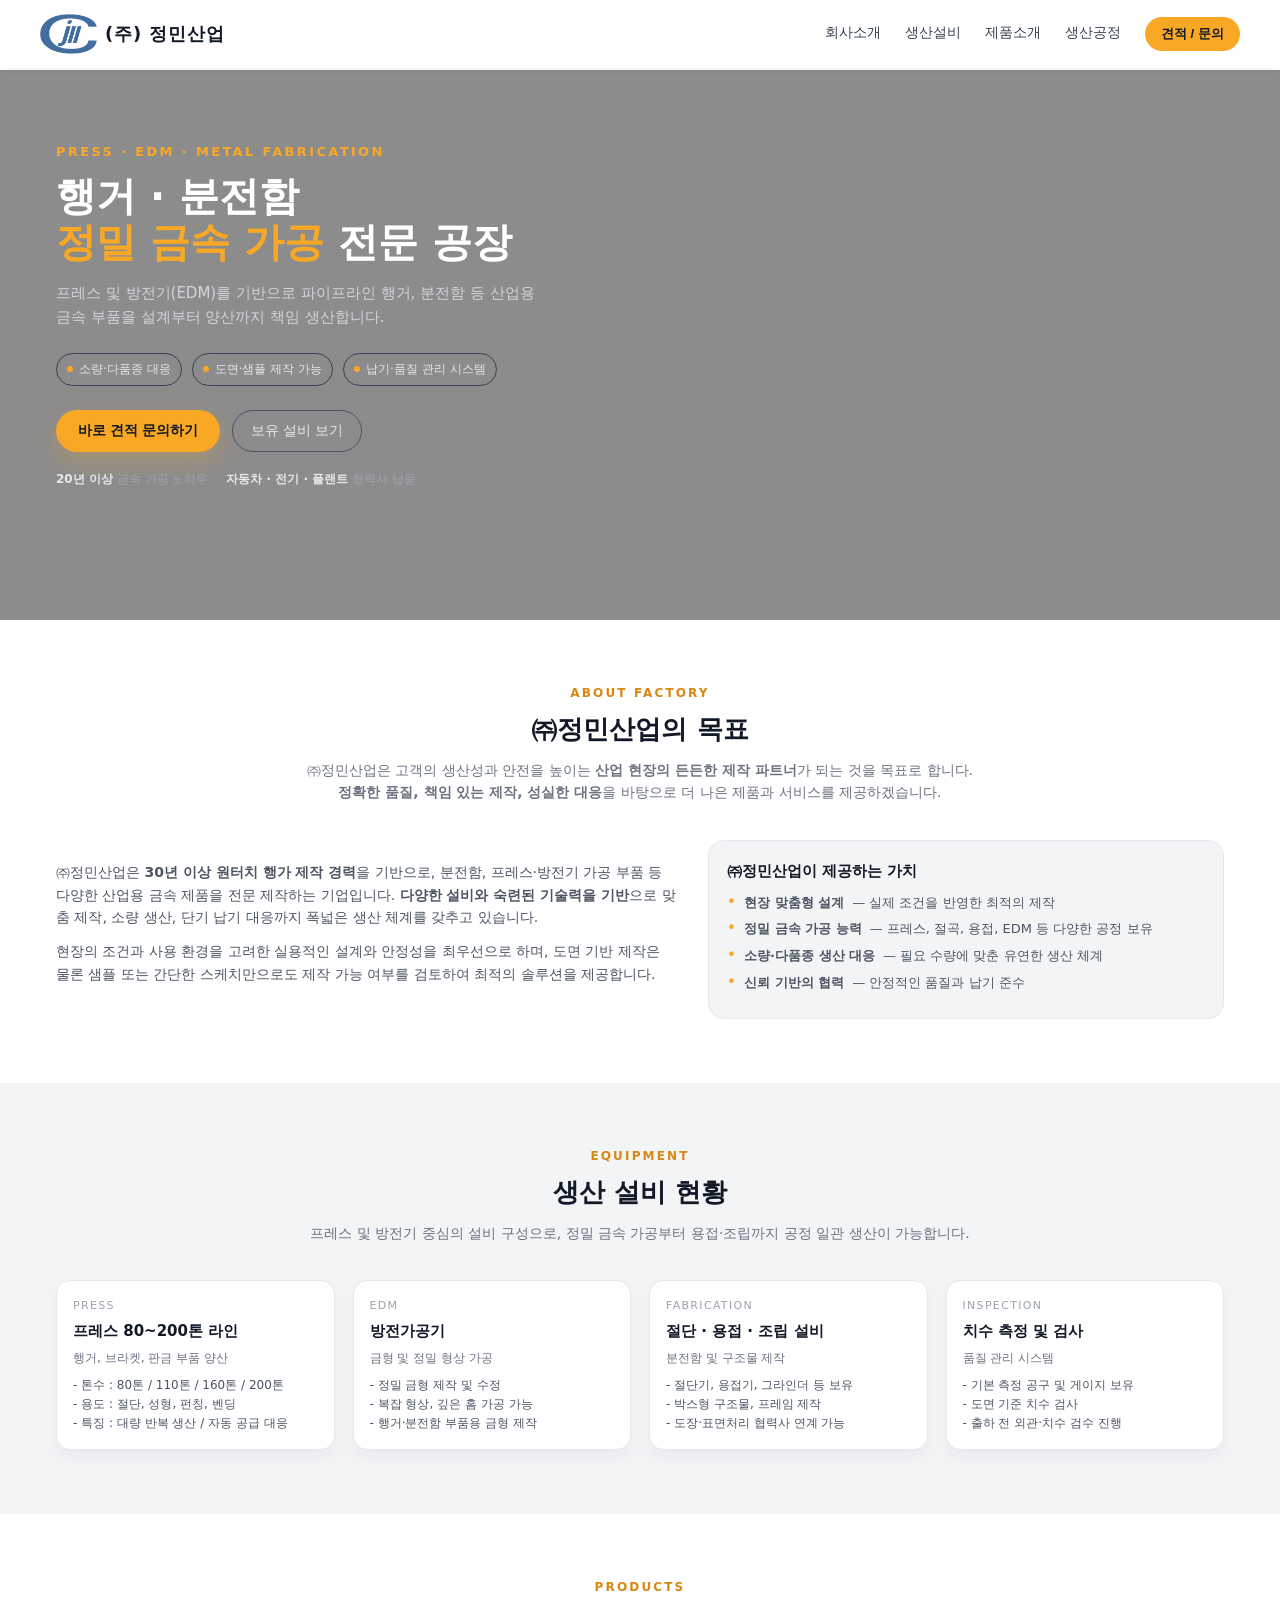
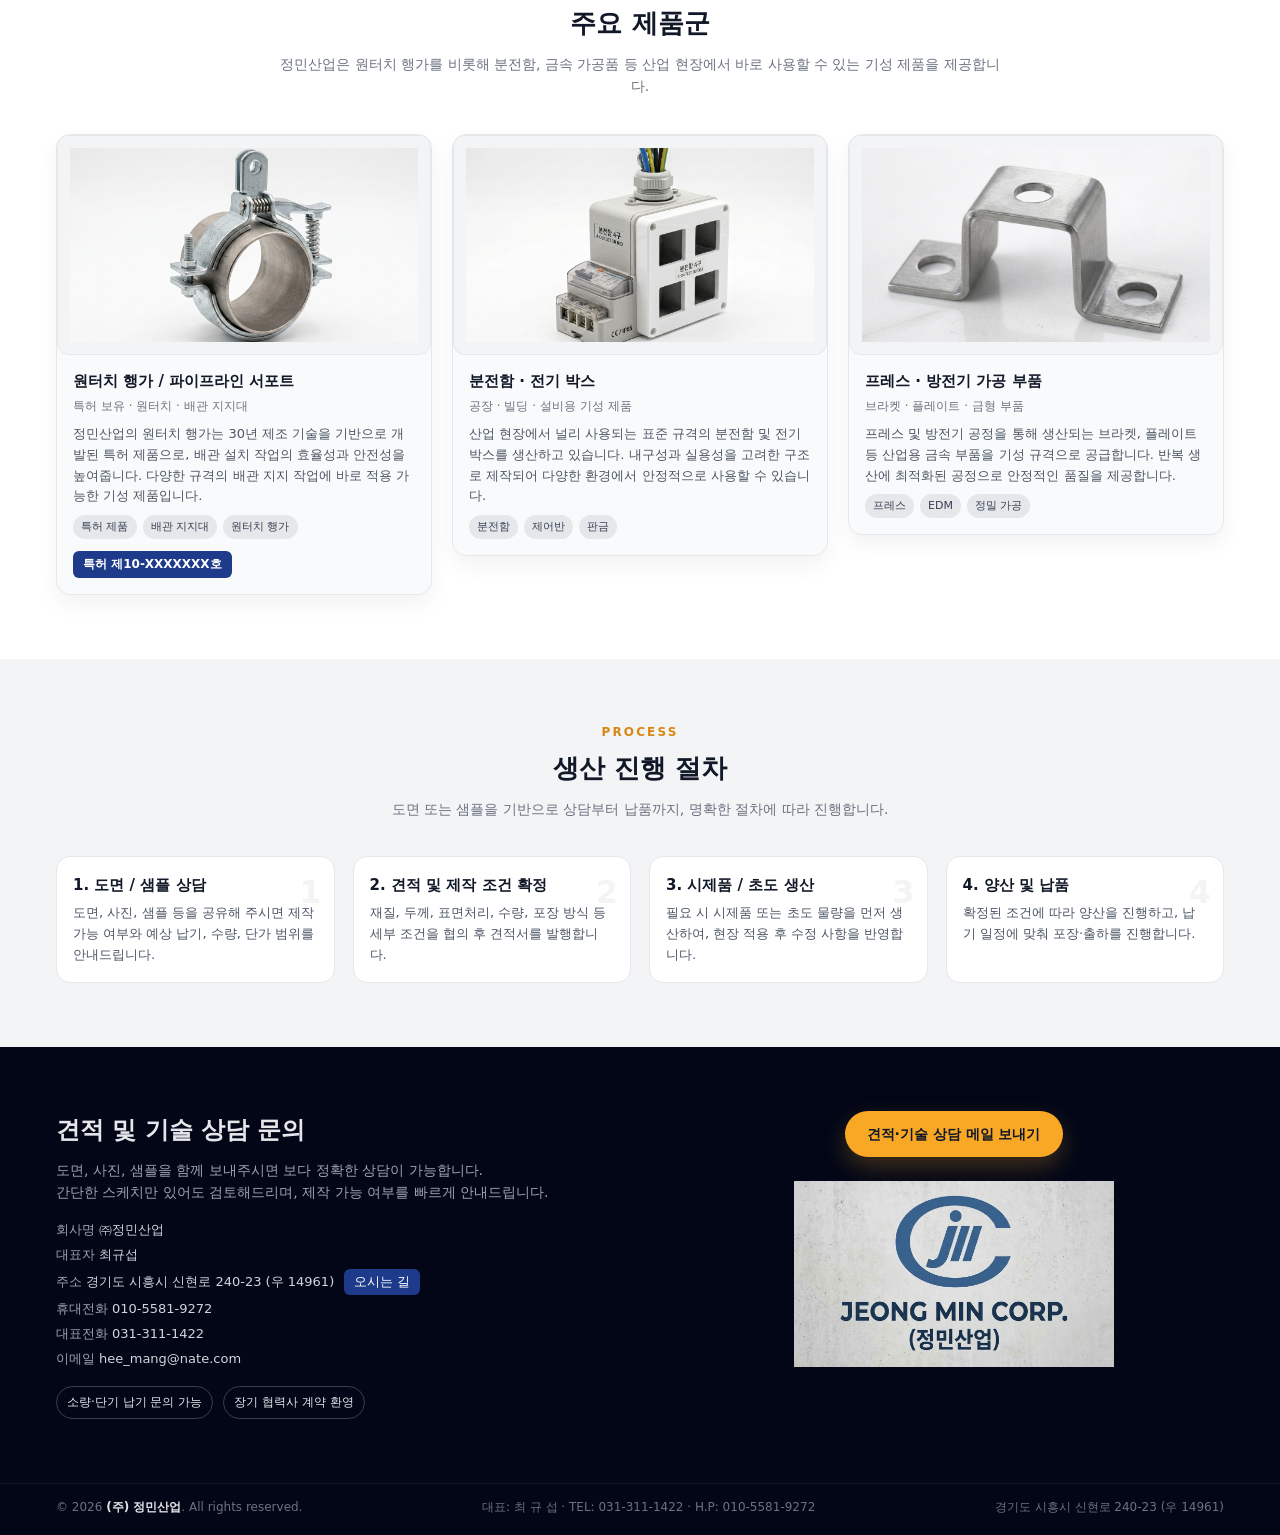
<file: index.html>
<!DOCTYPE html>
<html lang="ko">

<head>
  <meta charset="UTF-8" />
  <title>(주) 정민산업 – 행거 · 분전함 제조 전문 공장</title>
  <meta name="viewport" content="width=device-width, initial-scale=1" />
  <meta name="description" content="행거(파이프라인), 분전함, 프레스 · 방전기 정밀 가공 전문 정민산업" />
  <style>
    :root {
      --primary: #f9a826;
      --primary-dark: #d88710;
      --dark: #111827;
      --dark-soft: #1f2933;
      --gray: #6b7280;
      --light-bg: #f3f4f6;
      --max-width: 1200px;
    }
  </style>
  <link rel="stylesheet" href="css/style.css">
</head>

<body>

  <header>
    <div class="container header-inner">
      <div class="logo">
        <img src="images/jmco_ci.png" alt="정민산업 로고" class="logo-img">
        <span class="logo-text">(주) 정민산업</span>
      </div>
      <nav>
        <a href="#about">회사소개</a>
        <a href="#equipment">생산설비</a>
        <a href="#products">제품소개</a>
        <a href="#process">생산공정</a>
        <button class="nav-cta" onclick="scrollToSection('contact')">견적 / 문의</button>
      </nav>
      <button class="nav-toggle" id="navToggle" aria-label="메뉴 열기">
        <span></span>
      </button>
    </div>
    <div class="container nav-mobile" id="navMobile">
      <a href="#about" onclick="closeMobileNav()">회사소개</a>
      <a href="#equipment" onclick="closeMobileNav()">생산설비</a>
      <a href="#products" onclick="closeMobileNav()">제품소개</a>
      <a href="#process" onclick="closeMobileNav()">생산공정</a>
      <button class="nav-cta" onclick="scrollToSection('contact'); closeMobileNav();">견적 / 문의</button>
    </div>
  </header>

  <main>
    <!-- Hero -->
    <section class="hero">
      <div class="hero-overlay"></div>
      <div class="container hero-inner">
        <div>
          <div class="hero-kicker">PRESS · EDM · METAL FABRICATION</div>
          <h1 class="hero-title">
            행거 · 분전함<br />
            <span>정밀 금속 가공</span> 전문 공장
          </h1>
          <p class="hero-sub">
            프레스 및 방전기(EDM)를 기반으로 파이프라인 행거, 분전함 등
            산업용 금속 부품을 설계부터 양산까지 책임 생산합니다.
          </p>
          <div class="hero-badges">
            <div class="badge"><span class="badge-dot"></span> 소량·다품종 대응</div>
            <div class="badge"><span class="badge-dot"></span> 도면·샘플 제작 가능</div>
            <div class="badge"><span class="badge-dot"></span> 납기·품질 관리 시스템</div>
          </div>
          <div class="hero-actions">
            <button class="btn-primary" onclick="scrollToSection('contact')">
              바로 견적 문의하기
            </button>
            <button class="btn-ghost" onclick="scrollToSection('equipment')">
              보유 설비 보기
            </button>
          </div>
          <div class="hero-meta">
            <div><strong>20년 이상</strong> 금속 가공 노하우</div>
            <div><strong>자동차 · 전기 · 플랜트</strong> 협력사 납품</div>
          </div>
        </div>
        <!--
<div class="hero-visual">
  <div class="hero-card">
    <div class="hero-card-header">
      <div>
        <div class="hero-card-title">공장 외부 & 내부</div>
        <div class="hero-card-sub">실제 작업 환경 사진</div>
      </div>
      <div class="hero-chip">
        <span></span>현장 사진
      </div>
    </div>

    <div class="hero-machines">
      <div class="machine-box" style="padding:0; overflow:hidden;">
        <img 
          src="images/factory-outside.png" 
          alt="공장 외부 사진" 
          style="width:100%; height:100%; object-fit:cover; border-radius:12px;"
        />
      </div>
      <div class="machine-box" style="padding:0; overflow:hidden;">
        <img 
          src="images/factory-inside.png" 
          alt="공장 내부 사진" 
          style="width:100%; height:100%; object-fit:cover; border-radius:12px;"
        />
      </div>
    </div>
  </div>

  <div class="hero-floating"></div>
</div>
-->
      </div>
    </section>

    <!-- About -->
    <section id="about" class="about">
      <div class="container">
        <div class="section-header">
          <div class="section-kicker">ABOUT FACTORY</div>
          <h2 class="section-title">㈜정민산업의 목표</h2>
          <p class="section-sub">
            ㈜정민산업은 고객의 생산성과 안전을 높이는
            <strong>산업 현장의 든든한 제작 파트너</strong>가 되는 것을 목표로 합니다.<br>
            <strong>정확한 품질, 책임 있는 제작, 성실한 대응</strong>을 바탕으로
            더 나은 제품과 서비스를 제공하겠습니다.
          </p>
        </div>
        <div class="about-grid">
          <div class="about-text">
            <p>
              ㈜정민산업은 <strong>30년 이상 원터치 행가 제작 경력</strong>을 기반으로,
              분전함, 프레스·방전기 가공 부품 등 다양한 산업용 금속 제품을 전문 제작하는 기업입니다.
              <strong>다양한 설비와 숙련된 기술력을 기반</strong>으로 맞춤 제작, 소량 생산,
              단기 납기 대응까지 폭넓은 생산 체계를 갖추고 있습니다.
            </p>
            <p>
              현장의 조건과 사용 환경을 고려한 실용적인 설계와 안정성을 최우선으로 하며,
              도면 기반 제작은 물론 샘플 또는 간단한 스케치만으로도
              제작 가능 여부를 검토하여 최적의 솔루션을 제공합니다.
            </p>
          </div>

          <!-- 제공 가치 -->
          <div class="about-card">
            <h3>㈜정민산업이 제공하는 가치</h3>
            <ul class="about-list">
              <li><strong>현장 맞춤형 설계</strong> — 실제 조건을 반영한 최적의 제작</li>
              <li><strong>정밀 금속 가공 능력</strong> — 프레스, 절곡, 용접, EDM 등 다양한 공정 보유</li>
              <li><strong>소량·다품종 생산 대응</strong> — 필요 수량에 맞춘 유연한 생산 체계</li>
              <li><strong>신뢰 기반의 협력</strong> — 안정적인 품질과 납기 준수</li>
            </ul>
          </div>

        </div>

      </div>
    </section>

    <!-- Equipment -->
    <section id="equipment" class="equipment">
      <div class="container">
        <div class="section-header">
          <div class="section-kicker">EQUIPMENT</div>
          <h2 class="section-title">생산 설비 현황</h2>
          <p class="section-sub">
            프레스 및 방전기 중심의 설비 구성으로, 정밀 금속 가공부터 용접·조립까지
            공정 일관 생산이 가능합니다.
          </p>
        </div>

        <div class="equipment-grid">
          <div class="equip-card">
            <div class="equip-tag">PRESS</div>
            <div class="equip-name">프레스 80~200톤 라인</div>
            <div class="equip-meta">행거, 브라켓, 판금 부품 양산</div>
            <div class="equip-spec">
              - 톤수 : 80톤 / 110톤 / 160톤 / 200톤<br />
              - 용도 : 절단, 성형, 펀칭, 벤딩<br />
              - 특징 : 대량 반복 생산 / 자동 공급 대응
            </div>
          </div>

          <div class="equip-card">
            <div class="equip-tag">EDM</div>
            <div class="equip-name">방전가공기</div>
            <div class="equip-meta">금형 및 정밀 형상 가공</div>
            <div class="equip-spec">
              - 정밀 금형 제작 및 수정<br />
              - 복잡 형상, 깊은 홈 가공 가능<br />
              - 행거·분전함 부품용 금형 제작
            </div>
          </div>

          <div class="equip-card">
            <div class="equip-tag">FABRICATION</div>
            <div class="equip-name">절단 · 용접 · 조립 설비</div>
            <div class="equip-meta">분전함 및 구조물 제작</div>
            <div class="equip-spec">
              - 절단기, 용접기, 그라인더 등 보유<br />
              - 박스형 구조물, 프레임 제작<br />
              - 도장·표면처리 협력사 연계 가능
            </div>
          </div>

          <div class="equip-card">
            <div class="equip-tag">INSPECTION</div>
            <div class="equip-name">치수 측정 및 검사</div>
            <div class="equip-meta">품질 관리 시스템</div>
            <div class="equip-spec">
              - 기본 측정 공구 및 게이지 보유<br />
              - 도면 기준 치수 검사<br />
              - 출하 전 외관·치수 검수 진행
            </div>
          </div>
        </div>
      </div>
    </section>

    <!-- Products -->
    <section id="products" class="products">
      <div class="container">
        <div class="section-header">
          <div class="section-kicker">PRODUCTS</div>
          <h2 class="section-title">주요 제품군</h2>
          <p class="section-sub">
            정민산업은 원터치 행가를 비롯해 분전함, 금속 가공품 등
            산업 현장에서 바로 사용할 수 있는 기성 제품을 제공합니다.
          </p>
        </div>

        <div class="product-grid">

          <!-- 제품 1: 행거 -->
          <a href="product-hanger.html" class="product-card-link">
            <div class="product-card">
              <div class="product-image">
                <img src="images/jmco-hanger.png" alt="원터치 행가 제품 이미지" />
              </div>
              <div class="product-body">
                <div class="product-title">원터치 행가 / 파이프라인 서포트</div>
                <div class="product-meta">특허 보유 · 원터치 · 배관 지지대</div>
                <p>
                  정민산업의 원터치 행가는 30년 제조 기술을 기반으로 개발된
                  특허 제품으로, 배관 설치 작업의 효율성과 안전성을 높여줍니다.
                  다양한 규격의 배관 지지 작업에 바로 적용 가능한 기성 제품입니다.
                </p>
                <div class="product-tags">
                  <span class="product-tag">특허 제품</span>
                  <span class="product-tag">배관 지지대</span>
                  <span class="product-tag">원터치 행가</span>
                </div>
                <div class="product-badge">
                  <span class="badge-item">특허 제10-XXXXXXX호</span>
                </div>
              </div>

            </div>
          </a>

          <!-- 제품 2: 분전함 -->
          <a href="product-panel.html" class="product-card-link">
            <div class="product-card">
              <div class="product-image">
                <img src="images/jmco-panel.png" alt="분전함 / 전기 박스 제작 사례" />
              </div>
              <div class="product-body">
                <div class="product-title">분전함 · 전기 박스</div>
                <div class="product-meta">공장 · 빌딩 · 설비용 기성 제품</div>
                <p>
                  산업 현장에서 널리 사용되는 표준 규격의 분전함 및 전기 박스를
                  생산하고 있습니다. 내구성과 실용성을 고려한 구조로 제작되어
                  다양한 환경에서 안정적으로 사용할 수 있습니다.
                </p>
                <div class="product-tags">
                  <span class="product-tag">분전함</span>
                  <span class="product-tag">제어반</span>
                  <span class="product-tag">판금</span>
                </div>
              </div>
            </div>
          </a>

          <!-- 제품 3: 프레스 / 방전기 가공 -->
          <a href="product-bracket.html" class="product-card-link">
            <div class="product-card">
              <div class="product-image">
                <img src="images/jmco-bracket.png" alt="프레스 및 방전기 가공 부품" />
              </div>
              <div class="product-body">
                <div class="product-title">프레스 · 방전기 가공 부품</div>
                <div class="product-meta">브라켓 · 플레이트 · 금형 부품</div>
                <p>
                  프레스 및 방전기 공정을 통해 생산되는 브라켓, 플레이트 등
                  산업용 금속 부품을 기성 규격으로 공급합니다.
                  반복 생산에 최적화된 공정으로 안정적인 품질을 제공합니다.
                </p>
                <div class="product-tags">
                  <span class="product-tag">프레스</span>
                  <span class="product-tag">EDM</span>
                  <span class="product-tag">정밀 가공</span>
                </div>
              </div>
            </div>
          </a>

        </div>
      </div>
    </section>

    <!-- Process -->
    <section id="process" class="process">
      <div class="container">
        <div class="section-header">
          <div class="section-kicker">PROCESS</div>
          <h2 class="section-title">생산 진행 절차</h2>
          <p class="section-sub">
            도면 또는 샘플을 기반으로 상담부터 납품까지, 명확한 절차에 따라
            진행합니다.
          </p>
        </div>

        <div class="process-steps">
          <div class="process-card">
            <div class="process-title">1. 도면 / 샘플 상담</div>
            <div class="process-text">
              도면, 사진, 샘플 등을 공유해 주시면 제작 가능 여부와 예상 납기,
              수량, 단가 범위를 안내드립니다.
            </div>
          </div>
          <div class="process-card">
            <div class="process-title">2. 견적 및 제작 조건 확정</div>
            <div class="process-text">
              재질, 두께, 표면처리, 수량, 포장 방식 등 세부 조건을 협의 후
              견적서를 발행합니다.
            </div>
          </div>
          <div class="process-card">
            <div class="process-title">3. 시제품 / 초도 생산</div>
            <div class="process-text">
              필요 시 시제품 또는 초도 물량을 먼저 생산하여, 현장 적용 후
              수정 사항을 반영합니다.
            </div>
          </div>
          <div class="process-card">
            <div class="process-title">4. 양산 및 납품</div>
            <div class="process-text">
              확정된 조건에 따라 양산을 진행하고, 납기 일정에 맞춰 포장·출하를
              진행합니다.
            </div>
          </div>
        </div>
      </div>
    </section>

    <!-- Contact -->
    <section id="contact" class="contact">
      <div class="container contact-inner">
        <div>
          <h2>견적 및 기술 상담 문의</h2>
          <p>
            도면, 사진, 샘플을 함께 보내주시면 보다 정확한 상담이 가능합니다.<br>간단한 스케치만 있어도 검토해드리며, 제작 가능 여부를 빠르게 안내드립니다.
          </p>
          <div class="contact-info">
            <div><span>회사명</span>㈜정민산업</div>
            <div><span>대표자</span>최규섭</div>
            <div><span>주소</span>경기도 시흥시 신현로 240-23 (우 14961)<button class="map-toggle-btn" onclick="toggleMap()">오시는
                길</button></div>
            <!-- 지도 영역 (초기에는 숨김) -->
            <div id="map-section" class="map-section hidden">
              <iframe
                src="https://www.google.com/maps/embed?pb=!1m18!1m12!1m3!1d3169.3247211932157!2d126.7639084764003!3d37.40579903332801!2m3!1f0!2f0!3f0!3m2!1i1024!2i768!4f13.1!3m3!1m2!1s0x357b7adb8e4aa3ef%3A0x9801eb65fa907700!2z6rK96riw64-EIOyLnO2dpeyLnCDsi6DtmITroZwgMjQwLTIz!5e0!3m2!1sko!2skr!4v1775989541135!5m2!1sko!2skr"
                width="600" height="450" style="border:0;" allowfullscreen="" loading="lazy"
                referrerpolicy="no-referrer-when-downgrade"></iframe>
            </div>
            <div><span>휴대전화</span>010-5581-9272</div>
            <div><span>대표전화</span>031-311-1422</div>
            <div><span>이메일</span>hee_mang@nate.com</div>
          </div>
          <div class="contact-badges">
            <div class="contact-badge">소량·단기 납기 문의 가능</div>
            <div class="contact-badge">장기 협력사 계약 환영</div>
          </div>
        </div>
        <div class="contact-form">
          <a href="mailto:hee_mang@nate.com?subject=홈페이지 문의&body=안녕하세요.%0D%0A홈페이지에서 문의드립니다.%0D%0A%0D%0A이름:%0D%0A연락처:%0D%0A문의 내용:%0D%0A"
            class="btn-primary">
            견적·기술 상담 메일 보내기
          </a>
          <div class="logo-full-wrap">
            <img src="images/fmco_full.png" alt="정민산업 로고" class="logo-full-img">
          </div>
        </div>
      </div>
    </section>
  </main>

  <footer>
    <div class="container footer-inner">
      <span>© 2026 <strong>(주) 정민산업</strong>. All rights reserved.</span>
      <span>대표: 최 규 섭 · TEL: 031-311-1422 · H.P: 010-5581-9272</span>
      <span>경기도 시흥시 신현로 240-23 (우 14961)</span>
    </div>
  </footer>


  <script>
    // 부드러운 스크롤
    function scrollToSection(id) {
      const el = document.getElementById(id);
      if (!el) return;
      window.scrollTo({
        top: el.offsetTop - 80,
        behavior: "smooth",
      });
    }

    // 모바일 네비게이션
    const navToggle = document.getElementById("navToggle");
    const navMobile = document.getElementById("navMobile");

    if (navToggle) {
      navToggle.addEventListener("click", () => {
        const isOpen = navMobile.style.display === "flex";
        navMobile.style.display = isOpen ? "none" : "flex";
      });
    }

    function closeMobileNav() {
      if (navMobile) navMobile.style.display = "none";
    }

    // 폼 제출 (실제 전송 대신 알림)
    function handleSubmit(e) {
      e.preventDefault();
      alert("문의가 작성되었습니다. 실제 전송 기능은 서버 연동 후 구현해 주세요.");
      e.target.reset();
    }

    function toggleMap() {
      const map = document.getElementById("map-section");
      map.classList.toggle("hidden");
    }

    window.addEventListener("scroll", function () {
      const header = document.querySelector(".container");
      if (!header) return; // header 없으면 실행 안 함
      
      if (window.scrollY > 10) {
        header.classList.add("scrolled");
      } else {
        header.classList.remove("scrolled");
      }
    });
  </script>

</body>

</html>
</file>
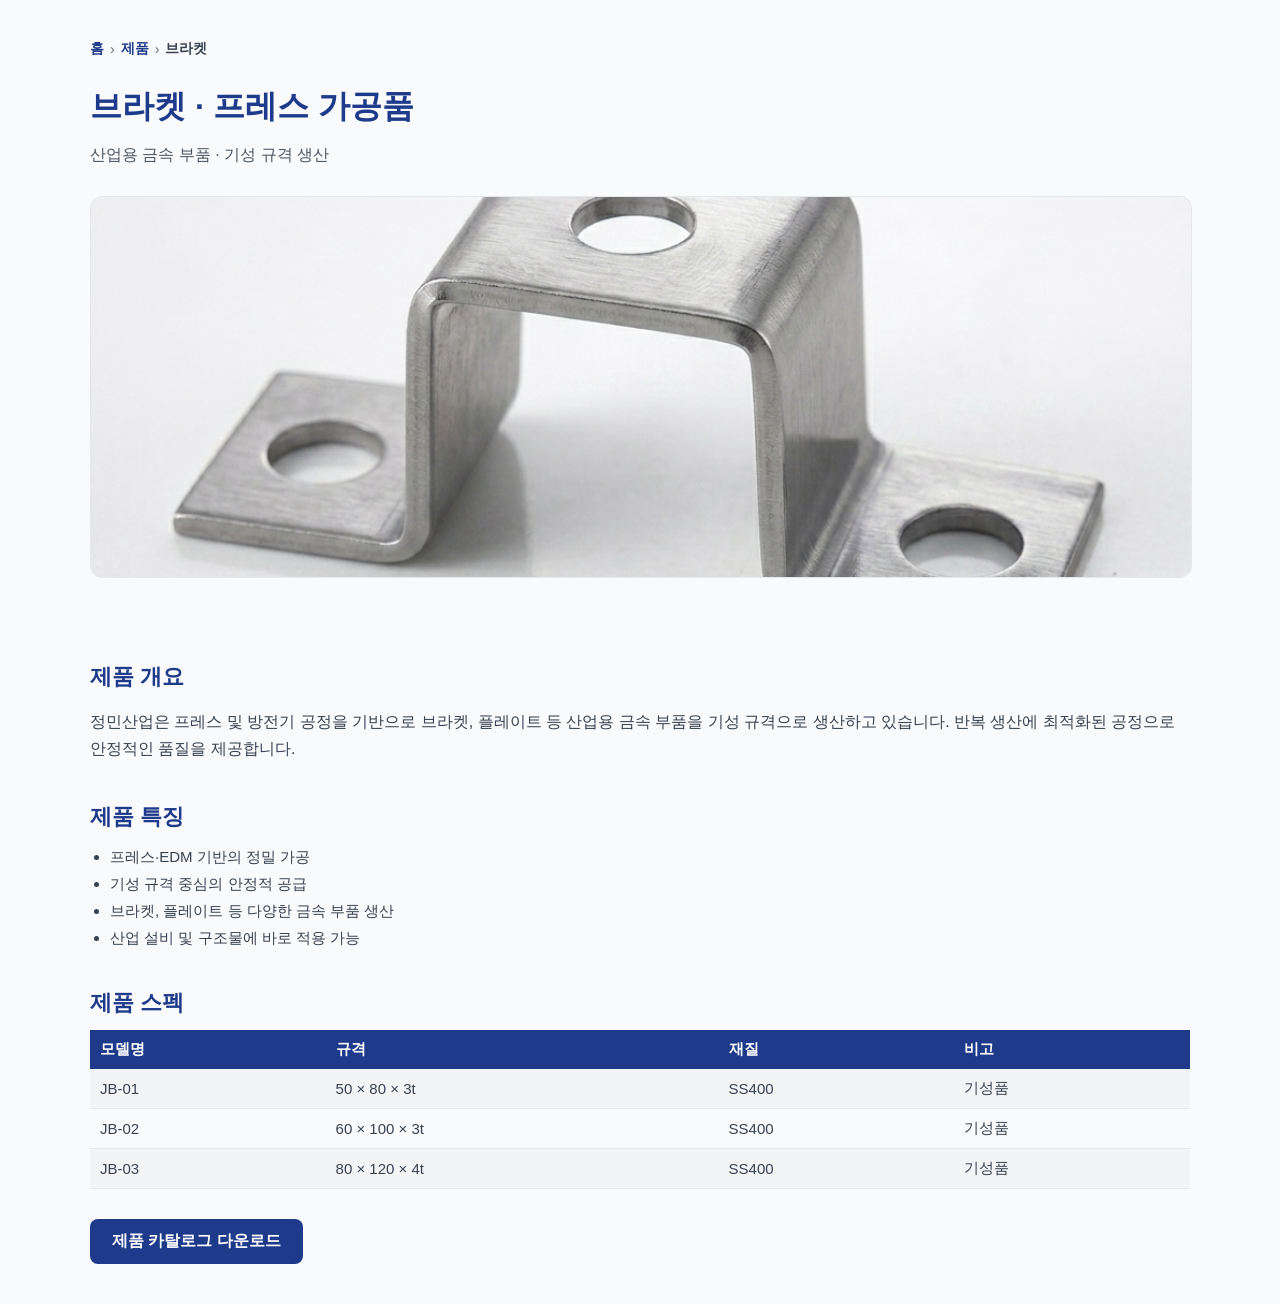
<file: product-bracket.html>
<!DOCTYPE html>
<html lang="ko">

<head>
    <meta charset="UTF-8" />
    <meta name="viewport" content="width=device-width, initial-scale=1.0" />
    <title>브라켓 · 프레스 가공품 – 정민산업</title>
    <link rel="stylesheet" href="css/product-detail.css" />
</head>

<body>

    <section class="product-detail">
        <div class="container">
            <div class="breadcrumb">
                <a href="index.html">홈</a>
                <span>›</span>
                <a href="index.html#products">제품</a>
                <span>›</span>
                <span class="current">브라켓</span>
            </div>
            <h1 class="detail-title">브라켓 · 프레스 가공품</h1>
            <p class="detail-sub">산업용 금속 부품 · 기성 규격 생산</p>

            <div class="detail-hero">
                <img src="images/jmco-bracket.png" alt="브라켓 상세 이미지">
            </div>

            <div class="detail-content">

                <h2>제품 개요</h2>
                <p>
                    정민산업은 프레스 및 방전기 공정을 기반으로 브라켓, 플레이트 등
                    산업용 금속 부품을 기성 규격으로 생산하고 있습니다.
                    반복 생산에 최적화된 공정으로 안정적인 품질을 제공합니다.
                </p>

                <h2>제품 특징</h2>
                <ul>
                    <li>프레스·EDM 기반의 정밀 가공</li>
                    <li>기성 규격 중심의 안정적 공급</li>
                    <li>브라켓, 플레이트 등 다양한 금속 부품 생산</li>
                    <li>산업 설비 및 구조물에 바로 적용 가능</li>
                </ul>

                <h2>제품 스펙</h2>
                <table class="spec-table">
                    <tr>
                        <th>모델명</th>
                        <th>규격</th>
                        <th>재질</th>
                        <th>비고</th>
                    </tr>
                    <tr>
                        <td>JB-01</td>
                        <td>50 × 80 × 3t</td>
                        <td>SS400</td>
                        <td>기성품</td>
                    </tr>
                    <tr>
                        <td>JB-02</td>
                        <td>60 × 100 × 3t</td>
                        <td>SS400</td>
                        <td>기성품</td>
                    </tr>
                    <tr>
                        <td>JB-03</td>
                        <td>80 × 120 × 4t</td>
                        <td>SS400</td>
                        <td>기성품</td>
                    </tr>
                </table>

                <a href="#" class="download-btn">제품 카탈로그 다운로드</a>

            </div>
        </div>
    </section>

</body>

</html>
</file>
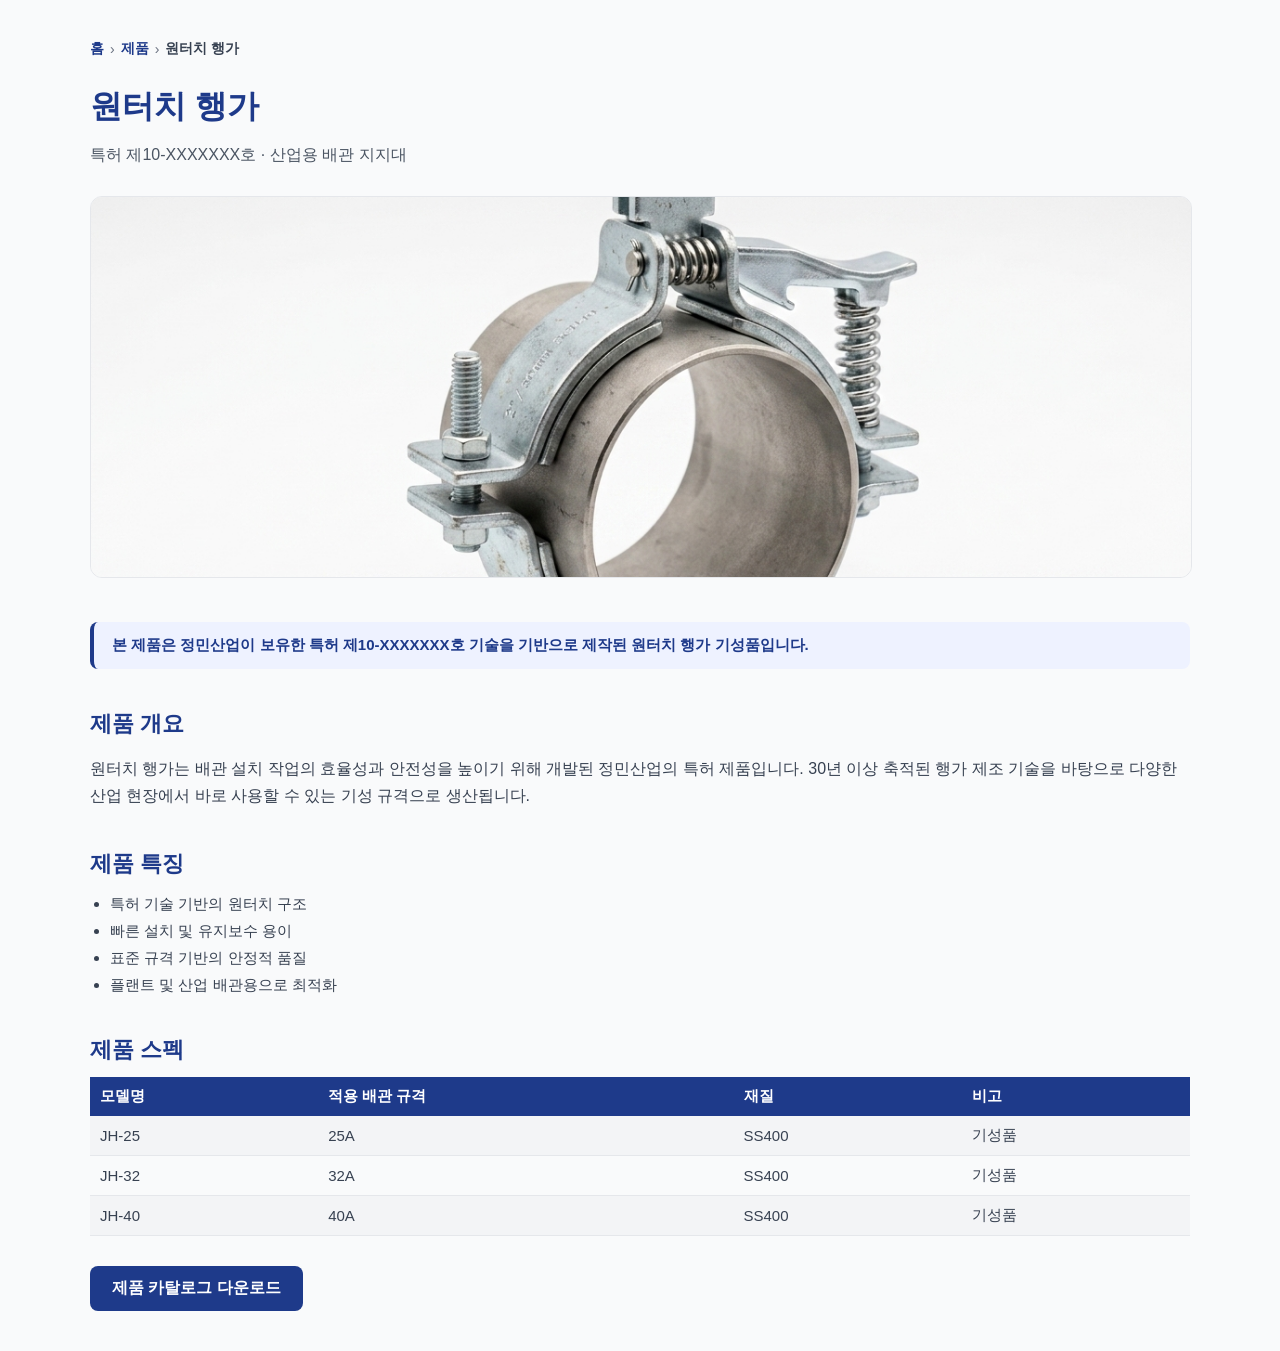
<file: product-hanger.html>
<!DOCTYPE html>
<html lang="ko">

<head>
    <meta charset="UTF-8" />
    <meta name="viewport" content="width=device-width, initial-scale=1.0" />
    <title>원터치 행가 – 정민산업</title>
    <link rel="stylesheet" href="css/product-detail.css" />
</head>

<body>

    <section class="product-detail">
        <div class="container">
            <div class="breadcrumb">
                <a href="index.html">홈</a>
                <span>›</span>
                <a href="index.html#products">제품</a>
                <span>›</span>
                <span class="current">원터치 행가</span>
            </div>

            <h1 class="detail-title">원터치 행가</h1>
            <p class="detail-sub">특허 제10-XXXXXXX호 · 산업용 배관 지지대</p>

            <div class="detail-hero">
                <img src="images/jmco-hanger.png" alt="원터치 행가 상세 이미지">
            </div>

            <div class="detail-content">

                <!-- 특허 정보 -->
                <div class="patent-box">
                    본 제품은 정민산업이 보유한 <strong>특허 제10-XXXXXXX호</strong> 기술을 기반으로 제작된
                    원터치 행가 기성품입니다.
                </div>

                <h2>제품 개요</h2>
                <p>
                    원터치 행가는 배관 설치 작업의 효율성과 안전성을 높이기 위해 개발된
                    정민산업의 특허 제품입니다. 30년 이상 축적된 행가 제조 기술을 바탕으로
                    다양한 산업 현장에서 바로 사용할 수 있는 기성 규격으로 생산됩니다.
                </p>

                <h2>제품 특징</h2>
                <ul>
                    <li>특허 기술 기반의 원터치 구조</li>
                    <li>빠른 설치 및 유지보수 용이</li>
                    <li>표준 규격 기반의 안정적 품질</li>
                    <li>플랜트 및 산업 배관용으로 최적화</li>
                </ul>

                <h2>제품 스펙</h2>
                <table class="spec-table">
                    <tr>
                        <th>모델명</th>
                        <th>적용 배관 규격</th>
                        <th>재질</th>
                        <th>비고</th>
                    </tr>
                    <tr>
                        <td>JH-25</td>
                        <td>25A</td>
                        <td>SS400</td>
                        <td>기성품</td>
                    </tr>
                    <tr>
                        <td>JH-32</td>
                        <td>32A</td>
                        <td>SS400</td>
                        <td>기성품</td>
                    </tr>
                    <tr>
                        <td>JH-40</td>
                        <td>40A</td>
                        <td>SS400</td>
                        <td>기성품</td>
                    </tr>
                </table>

                <!-- 다운로드 버튼 (PDF 준비 시 사용) -->
                <a href="#" class="download-btn">제품 카탈로그 다운로드</a>

            </div>
        </div>
    </section>

</body>

</html>
</file>
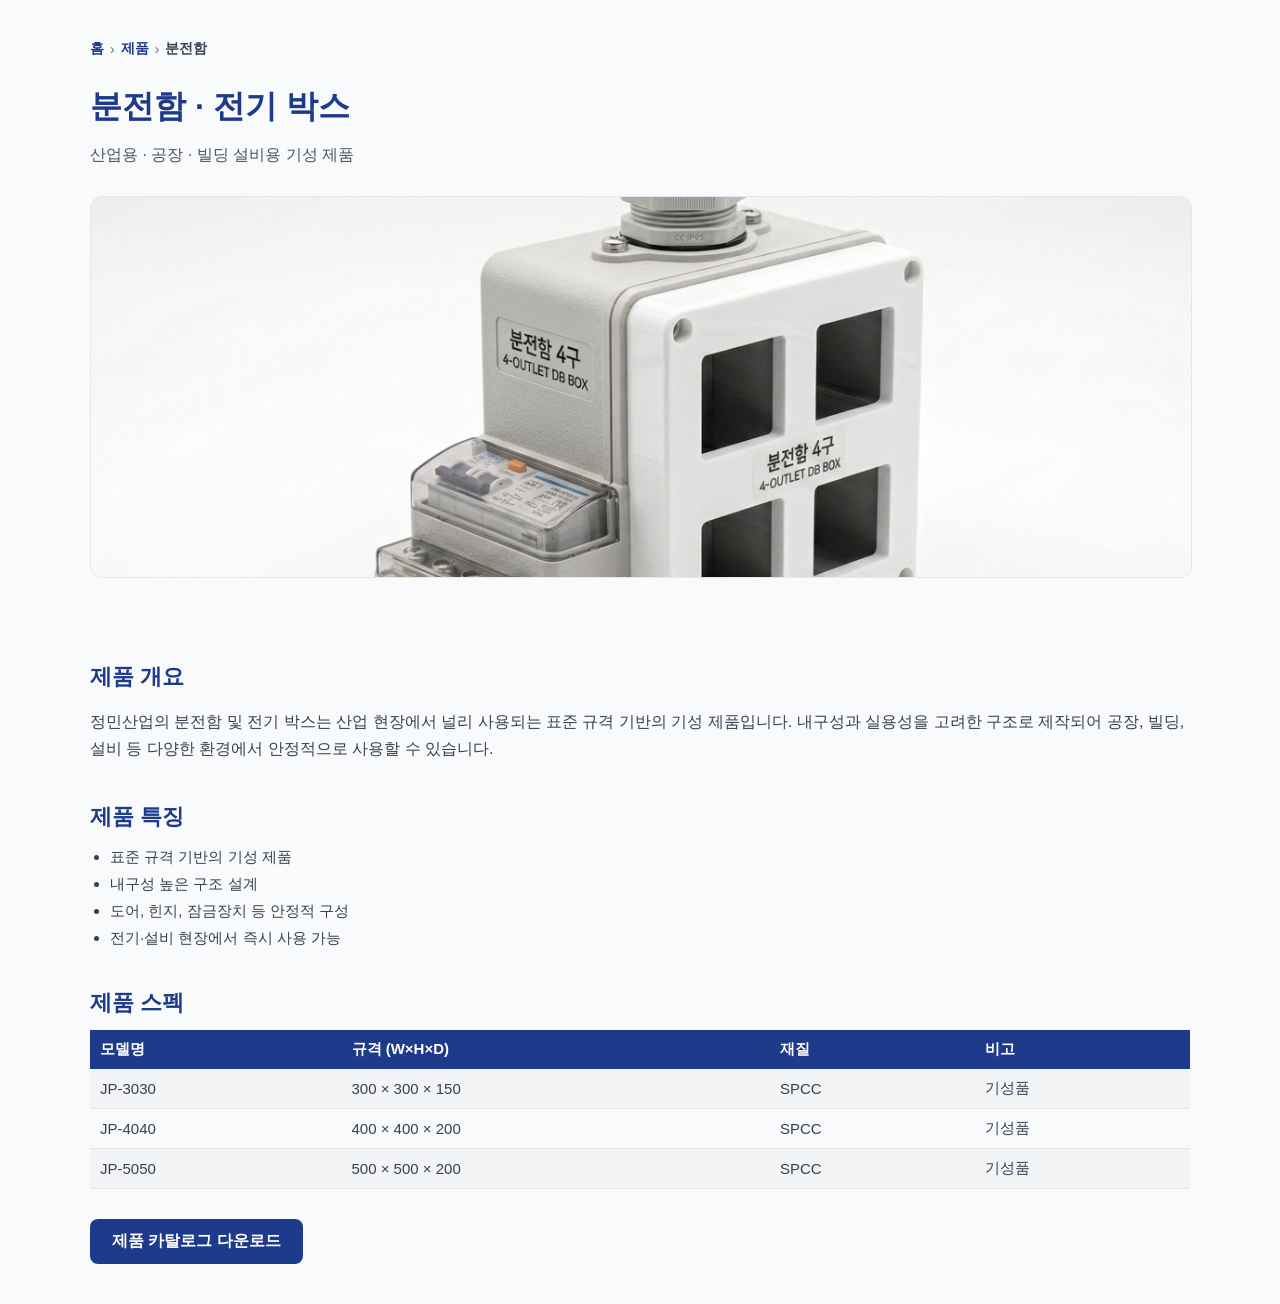
<file: product-panel.html>
<!DOCTYPE html>
<html lang="ko">

<head>
    <meta charset="UTF-8" />
    <meta name="viewport" content="width=device-width, initial-scale=1.0" />
    <title>분전함 · 전기 박스 – 정민산업</title>
    <link rel="stylesheet" href="css/product-detail.css" />
</head>

<body>

    <section class="product-detail">
        <div class="container">
            <div class="breadcrumb">
                <a href="index.html">홈</a>
                <span>›</span>
                <a href="index.html#products">제품</a>
                <span>›</span>
                <span class="current">분전함</span>
            </div>
            <h1 class="detail-title">분전함 · 전기 박스</h1>
            <p class="detail-sub">산업용 · 공장 · 빌딩 설비용 기성 제품</p>

            <div class="detail-hero">
                <img src="images/jmco-panel.png" alt="분전함 상세 이미지">
            </div>

            <div class="detail-content">

                <h2>제품 개요</h2>
                <p>
                    정민산업의 분전함 및 전기 박스는 산업 현장에서 널리 사용되는
                    표준 규격 기반의 기성 제품입니다. 내구성과 실용성을 고려한 구조로 제작되어
                    공장, 빌딩, 설비 등 다양한 환경에서 안정적으로 사용할 수 있습니다.
                </p>

                <h2>제품 특징</h2>
                <ul>
                    <li>표준 규격 기반의 기성 제품</li>
                    <li>내구성 높은 구조 설계</li>
                    <li>도어, 힌지, 잠금장치 등 안정적 구성</li>
                    <li>전기·설비 현장에서 즉시 사용 가능</li>
                </ul>

                <h2>제품 스펙</h2>
                <table class="spec-table">
                    <tr>
                        <th>모델명</th>
                        <th>규격 (W×H×D)</th>
                        <th>재질</th>
                        <th>비고</th>
                    </tr>
                    <tr>
                        <td>JP-3030</td>
                        <td>300 × 300 × 150</td>
                        <td>SPCC</td>
                        <td>기성품</td>
                    </tr>
                    <tr>
                        <td>JP-4040</td>
                        <td>400 × 400 × 200</td>
                        <td>SPCC</td>
                        <td>기성품</td>
                    </tr>
                    <tr>
                        <td>JP-5050</td>
                        <td>500 × 500 × 200</td>
                        <td>SPCC</td>
                        <td>기성품</td>
                    </tr>
                </table>

                <a href="#" class="download-btn">제품 카탈로그 다운로드</a>

            </div>
        </div>
    </section>

</body>

</html>
</file>
<file: css/style.css>
html {
  scroll-behavior: smooth;
}

* {
  box-sizing: border-box;
  margin: 0;
  padding: 0;
}

body {
  font-family: system-ui, -apple-system, BlinkMacSystemFont, "Segoe UI", sans-serif;
  color: #111827;
  background: #ffffff;
  line-height: 1.6;
  padding-top: 70px; /* 헤더 높이에 맞게 조정 */
}

a {
  text-decoration: none;
  color: inherit;
}

/* Layout */
.container {
  max-width: var(--max-width);
  margin: 0 auto;
  padding: 0 16px;
}

/* Header */
header {
  position: fixed;
  top: 0;
  left: 0;
  width: 100%;
  z-index: 999;
  background: #ffffff;
  box-shadow: 0 2px 8px rgba(0,0,0,0.05);
}

.header-inner {
  display: flex;
  align-items: center;
  justify-content: space-between;
  padding: 14px 0;
}

.header.scrolled {
  box-shadow: 0 4px 12px rgba(0,0,0,0.08);
  background: #ffffffcc;
  backdrop-filter: blur(6px);
}

.logo {
  display: flex;
  align-items: center;
  gap: 8px;
}

.logo-img {
  height: 40px;
}

.logo-text {
  font-weight: 800;
  font-size: 18px;
  letter-spacing: 0.05em;
}

.logo-mark {
  width: 26px;
  height: 26px;
  border-radius: 6px;
  background: linear-gradient(135deg, var(--primary), var(--primary-dark));
  display: flex;
  align-items: center;
  justify-content: center;
  font-size: 14px;
  font-weight: 900;
}

nav {
  display: flex;
  align-items: center;
  gap: 24px;
  font-size: 14px;
  text-transform: uppercase;
}

nav a {
  color: #374151;
  position: relative;
  padding-bottom: 4px;
}

nav a::after {
  content: "";
  position: absolute;
  left: 0;
  bottom: 0;
  width: 0;
  height: 2px;
  background: var(--primary);
  transition: width 0.2s ease;
}

nav a:hover::after {
  width: 100%;
}

.nav-cta {
  padding: 8px 16px;
  border-radius: 999px;
  background: var(--primary);
  color: #111827;
  font-weight: 600;
  border: none;
  cursor: pointer;
  transition: background 0.2s ease, transform 0.1s ease;
}

.nav-cta:hover {
  background: var(--primary-dark);
  transform: translateY(-1px);
}

/* Mobile nav */
.nav-toggle {
  display: none;
  width: 32px;
  height: 32px;
  border-radius: 999px;
  border: 1px solid #374151;
  background: transparent;
  color: #1E3A8A;
  align-items: center;
  justify-content: center;
  cursor: pointer;
}

.nav-toggle span {
  width: 18px;
  height: 2px;
  background: #1E3A8A;
  position: relative;
  display: block;
}

.nav-toggle span::before,
.nav-toggle span::after {
  content: "";
  position: absolute;
  left: 0;
  width: 18px;
  height: 2px;
  background: #1E3A8A;
}

.nav-toggle span::before {
  top: -6px;
}

.nav-toggle span::after {
  top: 6px;
}

.nav-mobile {
  display: none;
  flex-direction: column;
  gap: 12px;
  padding: 12px 0 16px;
  border-top: 1px solid #374151;
}

.nav-mobile a {
  color: #1E3A8A;
  font-size: 14px;
  text-transform: uppercase;
}

.nav-mobile .nav-cta {
  width: 100%;
  text-align: center;
}

/* Hero */
/*    .hero {
      background: radial-gradient(circle at top left, #1f2937 0, #020617 55%);
      color: #fff;
      padding: 72px 0 72px;
    }
*/
.hero {
  color: #fff;
  padding: 72px 0 72px;
  min-height: 550px;
  /* Hero 전체 높이 증가 */
  position: relative;
}

.hero-inner {
  display: grid;
  grid-template-columns: minmax(0, 1.3fr) minmax(0, 1fr);
  gap: 40px;
  align-items: center;
}

.hero-kicker {
  font-size: 13px;
  letter-spacing: 0.18em;
  text-transform: uppercase;
  color: var(--primary);
  font-weight: 600;
  margin-bottom: 10px;
}

.hero-title {
  font-size: 40px;
  line-height: 1.15;
  font-weight: 800;
  margin-bottom: 16px;
}

.hero-title span {
  color: var(--primary);
}

.hero-sub {
  color: #d1d5db;
  font-size: 15px;
  max-width: 480px;
  margin-bottom: 24px;
}

.hero-badges {
  display: flex;
  flex-wrap: wrap;
  gap: 10px;
  margin-bottom: 24px;
}

.badge {
  font-size: 12px;
  padding: 6px 10px;
  border-radius: 999px;
  border: 1px solid #374151;
  color: #e5e7eb;
  display: inline-flex;
  align-items: center;
  gap: 6px;
}

.badge-dot {
  width: 6px;
  height: 6px;
  border-radius: 999px;
  background: var(--primary);
}

.hero-actions {
  display: flex;
  flex-wrap: wrap;
  gap: 12px;
  align-items: center;
}

.btn-primary {
  padding: 12px 22px;
  border-radius: 999px;
  border: none;
  background: var(--primary);
  color: #111827;
  font-weight: 700;
  font-size: 14px;
  cursor: pointer;
  display: inline-flex;
  align-items: center;
  gap: 8px;
  transition: background 0.2s ease, transform 0.1s ease, box-shadow 0.1s ease;
  box-shadow: 0 10px 25px rgba(249, 168, 38, 0.25);
}

.btn-primary:hover {
  background: var(--primary-dark);
  transform: translateY(-1px);
  box-shadow: 0 14px 30px rgba(249, 168, 38, 0.35);
}

.btn-ghost {
  padding: 11px 18px;
  border-radius: 999px;
  border: 1px solid #4b5563;
  background: transparent;
  color: #e5e7eb;
  font-size: 14px;
  display: inline-flex;
  align-items: center;
  gap: 8px;
  cursor: pointer;
  transition: background 0.2s ease, border-color 0.2s ease;
}

.btn-ghost:hover {
  background: rgba(31, 41, 55, 0.8);
  border-color: #6b7280;
}

.hero-meta {
  margin-top: 18px;
  display: flex;
  flex-wrap: wrap;
  gap: 18px;
  font-size: 12px;
  color: #9ca3af;
}

.hero-meta strong {
  color: #e5e7eb;
  font-weight: 600;
}

.hero-visual {
  position: relative;
  min-height: 260px;
}

.hero-card {
  position: relative;
  background: linear-gradient(145deg, #020617, #111827);
  border-radius: 18px;
  padding: 18px;
  border: 1px solid #1f2937;
  box-shadow: 0 18px 40px rgba(0, 0, 0, 0.6);
  overflow: hidden;
}

.hero-card-header {
  display: flex;
  justify-content: space-between;
  align-items: center;
  margin-bottom: 14px;
}

.hero-chip {
  font-size: 11px;
  padding: 4px 9px;
  border-radius: 999px;
  background: rgba(15, 23, 42, 0.9);
  border: 1px solid #374151;
  color: #e5e7eb;
  display: inline-flex;
  align-items: center;
  gap: 6px;
}

.hero-chip span {
  width: 7px;
  height: 7px;
  border-radius: 999px;
  background: #22c55e;
}

.hero-card-title {
  font-size: 14px;
  font-weight: 600;
  color: #e5e7eb;
}

.hero-card-sub {
  font-size: 11px;
  color: #9ca3af;
}

.hero-machines {
  margin-top: 10px;
  display: grid;
  grid-template-columns: repeat(2, minmax(0, 1fr));
  gap: 10px;
}

.machine-box {
  background: radial-gradient(circle at top left, #111827 0, #020617 70%);
  border-radius: 12px;
  padding: 10px;
  border: 1px solid #1f2937;
  color: #e5e7eb;
  font-size: 11px;
}

.machine-label {
  font-size: 11px;
  color: #9ca3af;
  margin-bottom: 4px;
}

.machine-name {
  font-size: 13px;
  font-weight: 600;
  margin-bottom: 4px;
}

.machine-meta {
  font-size: 11px;
  color: #9ca3af;
}

.hero-floating {
  position: absolute;
  right: -10px;
  bottom: -10px;
  width: 120px;
  height: 120px;
  border-radius: 999px;
  background: radial-gradient(circle at 30% 20%, var(--primary) 0, #f97316 40%, transparent 70%);
  opacity: 0.35;
  filter: blur(2px);
  pointer-events: none;
}

/* Section base */
section {
  padding: 64px 0;
}

.section-header {
  text-align: center;
  margin-bottom: 36px;
}

.section-kicker {
  font-size: 12px;
  letter-spacing: 0.18em;
  text-transform: uppercase;
  color: var(--primary-dark);
  font-weight: 600;
  margin-bottom: 6px;
}

.section-title {
  font-size: 26px;
  font-weight: 800;
  margin-bottom: 8px;
  color: #111827;
}

.section-sub {
  font-size: 14px;
  color: var(--gray);
  max-width: 720px;
  margin: 0 auto;
}

/* About */
.about {
  background: #ffffff;
}

.about-grid {
  display: grid;
  grid-template-columns: minmax(0, 1.2fr) minmax(0, 1fr);
  gap: 32px;
  align-items: center;
}

.about-text p {
  font-size: 14px;
  color: #4b5563;
  margin-bottom: 12px;
}

.about-stats {
  display: flex;
  flex-wrap: wrap;
  gap: 18px;
  margin-top: 16px;
}

.about-box {
  background: #ffffff;
  padding: 32px;
  border-radius: 12px;
  border: 1px solid #e5e7eb;
  box-shadow: 0 4px 10px rgba(0,0,0,0.03);
}

.stat {
  min-width: 120px;
}

.stat strong {
  display: block;
  font-size: 22px;
  font-weight: 800;
  color: #111827;
}

.stat span {
  font-size: 12px;
  color: #6b7280;
}

.about-card {
  background: var(--light-bg);
  border-radius: 16px;
  padding: 18px;
  border: 1px solid #e5e7eb;
  font-size: 13px;
  color: #4b5563;
}

.about-card h3 {
  font-size: 15px;
  margin-bottom: 8px;
  font-weight: 700;
  color: #111827;
}

.about-list {
  margin-top: 10px;
  list-style: none;
}

.about-list li {
  display: flex;
  align-items: flex-start;
  gap: 8px;
  margin-bottom: 6px;
  font-size: 13px;
}

.about-list li::before {
  content: "•";
  color: var(--primary);
  font-size: 16px;
  line-height: 1;
  margin-top: 1px;
}

/* Equipment */
.equipment {
  background: var(--light-bg);
}

.equipment-grid {
  display: grid;
  grid-template-columns: repeat(auto-fit, minmax(230px, 1fr));
  gap: 18px;
}

.equip-card {
  background: #ffffff;
  border-radius: 14px;
  padding: 16px;
  border: 1px solid #e5e7eb;
  box-shadow: 0 8px 18px rgba(15, 23, 42, 0.04);
  font-size: 13px;
}

.equip-tag {
  font-size: 11px;
  text-transform: uppercase;
  letter-spacing: 0.12em;
  color: #9ca3af;
  margin-bottom: 4px;
}

.equip-name {
  font-size: 15px;
  font-weight: 700;
  margin-bottom: 6px;
  color: #111827;
}

.equip-meta {
  font-size: 12px;
  color: #6b7280;
  margin-bottom: 8px;
}

.equip-spec {
  font-size: 12px;
  color: #4b5563;
}

/* Products */
.products {
  background: #ffffff;
}

.product-grid {
  display: grid;
  grid-template-columns: repeat(auto-fit, minmax(260px, 1fr));
  gap: 20px;
}

.product-card {
  border-radius: 14px;
  border: 1px solid #e5e7eb;
  overflow: hidden;
  background: #f9fafb;
  box-shadow: 0 10px 22px rgba(15, 23, 42, 0.05);
  transition: transform 0.2s ease, box-shadow 0.2s ease;
}

.product-card:hover {
  transform: translateY(-4px);
  box-shadow: 0 8px 20px rgba(0,0,0,0.08);
}

.product-image {
  height: 170px;
  background: linear-gradient(135deg, #111827, #020617);
  display: flex;
  align-items: center;
  justify-content: center;
  color: #9ca3af;
  font-size: 13px;
  text-align: center;
  padding: 12px;
}

.product-body {
  padding: 14px 16px 16px;
  font-size: 13px;
  color: #4b5563;
}

.product-title {
  font-size: 15px;
  font-weight: 700;
  margin-bottom: 4px;
  color: #111827;
}

.product-meta {
  font-size: 12px;
  color: #6b7280;
  margin-bottom: 8px;
}

.product-tags {
  display: flex;
  flex-wrap: wrap;
  gap: 6px;
  margin-top: 8px;
}

.product-tag {
  font-size: 11px;
  padding: 3px 8px;
  border-radius: 999px;
  background: #e5e7eb;
  color: #374151;
}

.product-badge {
  margin-top: 12px;
  display: flex;
  gap: 8px;
  flex-wrap: wrap;
}

.badge-item {
  background: #1E3A8A;
  color: #fff;
  padding: 4px 10px;
  border-radius: 6px;
  font-size: 12px;
  font-weight: 600;
}

.product-card-link {
  text-decoration: none;
  color: inherit;
  display: block;
}

/* Process */
.process {
  background: var(--light-bg);
}

.process-steps {
  display: grid;
  grid-template-columns: repeat(auto-fit, minmax(220px, 1fr));
  gap: 18px;
  counter-reset: step;
}

.process-card {
  background: #ffffff;
  border-radius: 14px;
  padding: 16px;
  border: 1px solid #e5e7eb;
  font-size: 13px;
  position: relative;
  overflow: hidden;
}

.process-card::before {
  counter-increment: step;
  content: counter(step);
  position: absolute;
  top: 10px;
  right: 12px;
  font-size: 32px;
  font-weight: 800;
  color: #f3f4f6;
}

.process-title {
  font-size: 15px;
  font-weight: 700;
  margin-bottom: 6px;
  color: #111827;
}

.process-text {
  font-size: 13px;
  color: #4b5563;
}

/* Contact */
.contact {
  background: #020617;
  color: #e5e7eb;
}

.contact-inner {
  display: grid;
  grid-template-columns: minmax(0, 1.1fr) minmax(0, 1fr);
  gap: 32px;
  align-items: flex-start;
}

.contact h2 {
  font-size: 24px;
  font-weight: 800;
  margin-bottom: 10px;
}

.contact p {
  font-size: 14px;
  color: #9ca3af;
  margin-bottom: 16px;
}

.contact-info {
  font-size: 13px;
  color: #d1d5db;
  margin-bottom: 16px;
}

.contact-info div {
  margin-bottom: 4px;
}

.contact-info span {
  color: #9ca3af;
  margin-right: 4px;
}

.contact-badges {
  display: flex;
  flex-wrap: wrap;
  gap: 10px;
  margin-top: 10px;
}

.contact-badge {
  font-size: 12px;
  padding: 6px 10px;
  border-radius: 999px;
  border: 1px solid #374151;
  color: #e5e7eb;
}

.contact-form {
  background: #020617;
  text-align: center;
}

.contact-form h3 {
  font-size: 16px;
  margin-bottom: 10px;
  font-weight: 700;
}

.form-row {
  display: grid;
  grid-template-columns: repeat(2, minmax(0, 1fr));
  gap: 10px;
}

.form-group {
  margin-bottom: 10px;
  font-size: 13px;
}

.form-group label {
  display: block;
  margin-bottom: 4px;
  color: #d1d5db;
}

.form-group input,
.form-group textarea {
  width: 100%;
  padding: 8px 10px;
  border-radius: 8px;
  border: 1px solid #374151;
  background: #020617;
  color: #e5e7eb;
  font-size: 13px;
  outline: none;
}

.form-group input:focus,
.form-group textarea:focus {
  border-color: var(--primary);
  box-shadow: 0 0 0 1px rgba(249, 168, 38, 0.4);
}

.form-group textarea {
  min-height: 90px;
  resize: vertical;
}

.form-note {
  font-size: 11px;
  color: #6b7280;
  margin-top: 4px;
}

/* Footer */
footer {
  background: #020617;
  border-top: 1px solid #111827;
  color: #6b7280;
  font-size: 12px;
  padding: 14px 0 18px;
}

.footer-inner {
  display: flex;
  flex-wrap: wrap;
  justify-content: space-between;
  gap: 10px;
  align-items: center;
}

.footer-inner span strong {
  color: #e5e7eb;
}

/* Responsive */
@media (max-width: 900px) {

  .hero-inner,
  .about-grid,
  .contact-inner {
    grid-template-columns: minmax(0, 1fr);
  }

  .hero {
    padding-top: 56px;
  }

  .hero-title {
    font-size: 32px;
  }

  .hero-visual {
    order: -1;
  }
}

@media (max-width: 768px) {
  nav {
    display: none;
  }

  .nav-toggle {
    display: inline-flex;
  }

  .hero {
    padding: 52px 0 56px;
  }

  section {
    padding: 52px 0;
  }
}

@media (max-width: 480px) {
  .hero-title {
    font-size: 26px;
  }

  .hero-sub {
    font-size: 13px;
  }

  .btn-primary,
  .btn-ghost {
    width: 100%;
    justify-content: center;
  }

  .hero-actions {
    flex-direction: column;
    align-items: stretch;
  }
}

/* Hero Background Slideshow */
.hero {
  position: relative;
  overflow: hidden;
}

.hero::before,
.hero::after {
  content: "";
  position: absolute;
  top: 0;
  left: 0;
  width: 100%;
  height: 100%;
  background-size: cover;
  background-position: center;
  opacity: 0;
  animation: heroSlide 10s infinite;
  z-index: -2;
  /* 이미지 */
}

/* 첫 번째 이미지 */
.hero::before {
  background-image: url("../images/factory-inside.png");
  animation-delay: 0s;
}

/* 두 번째 이미지 */
.hero::after {
  background-image: url("../images/factory-outside.png");
  animation-delay: 5s;
}

/* 어두운 오버레이 */
.hero::after,
.hero::before {
  position: absolute;
}

.hero-overlay {
  position: absolute;
  top: 0;
  left: 0;
  width: 100%;
  height: 100%;
  background: rgba(0, 0, 0, 0.45);
  /* 투명도 조절 가능 */
  z-index: -1;
}

@keyframes heroSlide {
  0% {
    opacity: 0;
  }

  10% {
    opacity: 1;
  }

  40% {
    opacity: 1;
  }

  50% {
    opacity: 0;
  }

  100% {
    opacity: 0;
  }
}

/* 지도 섹션 */
.map-section {
  margin-top: 40px;
}

.map-section h3 {
  font-size: 20px;
  font-weight: 700;
  margin-bottom: 16px;
  color: #1E3A8A;
  /* 네이비 계열 포인트 컬러 */
}

.map-container,
.map-section iframe {
  width: 100%;
  height: 400px;
  border-radius: 12px;
  overflow: hidden;
  border: 1px solid #e5e7eb;
}

.map-toggle-btn {
  margin-left: 10px;
  padding: 4px 10px;
  font-size: 13px;
  background: #1E3A8A;
  color: #fff;
  border: none;
  border-radius: 6px;
  cursor: pointer;
}

.map-toggle-btn:hover {
  background: #162d66;
}

.map-section {
  margin-top: 16px;
}

.map-section iframe {
  width: 100%;
  height: 400px;
  border-radius: 12px;
  border: 1px solid #e5e7eb;
}

/* 숨김 처리 */
.hidden {
  display: none;
}

/* 모바일 대응 */
@media (max-width: 768px) {
  .map-section iframe {
    height: 300px;
  }
}

.product-image {
  width: 100%;
  height: 220px;
  border-radius: 12px;
  overflow: hidden;
  background: #f3f4f6;
  border: 1px solid #e5e7eb;
  display: flex;
  align-items: center;
  justify-content: center;
}

.product-image img {
  width: 100%;
  height: 100%;
  object-fit: cover;
}

.product-card img:hover {
  transform: scale(1.5);
  transition: transform 0.3s ease;
}

.contact-btn {
  display: inline-block;
  padding: 12px 24px;
  background: #1E3A8A;
  color: #fff;
  border-radius: 8px;
  font-weight: 600;
  text-decoration: none;
}

.contact-btn:hover {
  background: #162d66;
}


.logo-full-wrap {
  display: flex;
  justify-content: center;
  margin-top: 24px;
}

.logo-full-img {
  width: 100%;
  max-width: 320px;
  /* 너무 커지지 않도록 제한 */
  height: auto;
}

.logo-full-text {
  font-size: 18px;
  font-weight: 700;
  color: #1E3A8A;
  letter-spacing: -0.5px;
}
</file>
<file: css/product-detail.css>
/* ===========================
   Product Detail Page Common CSS
   =========================== */
html {
  scroll-behavior: smooth;
}

body {
  font-family: "Pretendard", sans-serif;
  margin: 0;
  padding: 0;
  background: #f9fafb;
  color: #111827;
}

.container {
  max-width: 1100px;
  margin: 0 auto;
  padding: 40px 20px;
}

/* 제목 */
.detail-title {
  font-size: 32px;
  font-weight: 800;
  color: #1E3A8A;
  margin-bottom: 8px;
}

.detail-sub {
  font-size: 16px;
  color: #4b5563;
  margin-bottom: 30px;
}

/* 히어로 이미지 */
.detail-hero img {
  width: 100%;
  max-height: 380px;
  object-fit: cover;
  border-radius: 12px;
  border: 1px solid #e5e7eb;
  margin-bottom: 40px;
}

/* 본문 */
.detail-content h2 {
  font-size: 22px;
  font-weight: 700;
  color: #1E3A8A;
  margin-top: 40px;
  margin-bottom: 12px;
}

.detail-content p {
  font-size: 16px;
  line-height: 1.7;
  color: #374151;
  margin-bottom: 16px;
}

.detail-content ul {
  padding-left: 20px;
  margin-bottom: 20px;
}

.detail-content ul li {
  margin-bottom: 8px;
  font-size: 15px;
  color: #374151;
}

/* 특허 박스 */
.patent-box {
  background: #eef2ff;
  border-left: 4px solid #1E3A8A;
  padding: 14px 18px;
  border-radius: 8px;
  margin-bottom: 30px;
  font-size: 15px;
  color: #1E3A8A;
  font-weight: 600;
}

/* 스펙 테이블 */
.spec-table {
  width: 100%;
  border-collapse: collapse;
  margin-top: 10px;
  font-size: 15px;
}

.spec-table th {
  background: #1E3A8A;
  color: #fff;
  padding: 10px;
  text-align: left;
  font-weight: 600;
}

.spec-table td {
  border-bottom: 1px solid #e5e7eb;
  padding: 10px;
  color: #374151;
}

.spec-table tr:nth-child(even) {
  background: #f3f4f6;
}

/* 다운로드 버튼 */
.download-btn {
  display: inline-block;
  margin-top: 30px;
  padding: 12px 22px;
  background: #1E3A8A;
  color: #fff;
  border-radius: 8px;
  text-decoration: none;
  font-weight: 600;
}

.download-btn:hover {
  background: #162d66;
}

/* 반응형 */
@media (max-width: 768px) {
  .detail-title {
    font-size: 26px;
  }
  .detail-hero img {
    max-height: 260px;
  }
}

/* ===========================
   Breadcrumb
   =========================== */
.breadcrumb {
  font-size: 14px;
  color: #6b7280;
  margin-bottom: 20px;
  display: flex;
  align-items: center;
  gap: 6px;
}

.breadcrumb a {
  color: #1E3A8A;
  text-decoration: none;
  font-weight: 600;
}

.breadcrumb a:hover {
  text-decoration: underline;
}

.breadcrumb .current {
  color: #374151;
  font-weight: 600;
}
</file>
